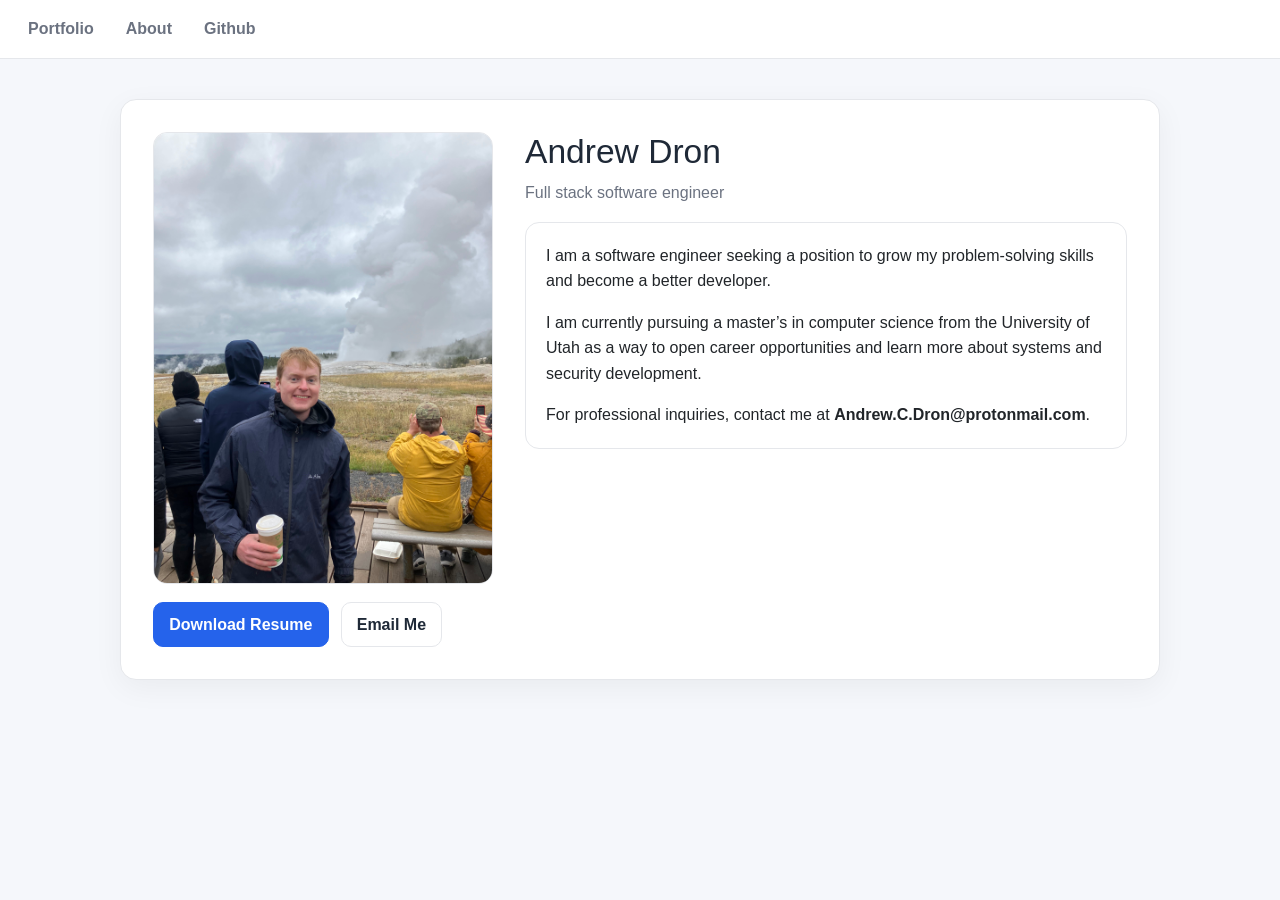
<file: index.html>
<!doctype html>
<html lang="en">
  <head>
    <meta charset="utf-8">
    <meta name="viewport" content="width=device-width, initial-scale=1">
    <title>Andrew Dron | Home</title>
    <link href="https://cdn.jsdelivr.net/npm/bootstrap@5.3.1/dist/css/bootstrap.min.css" rel="stylesheet" integrity="sha384-4bw+/aepP/YC94hEpVNVgiZdgIC5+VKNBQNGCHeKRQN+PtmoHDEXuppvnDJzQIu9" crossorigin="anonymous">
    <link rel="stylesheet" href="portfolio.css">
  </head>

  <body>
    <nav class="navbar navbar-expand-lg bg-body-tertiary site-nav">
      <div class="container-fluid">
          <ul class="nav">
              <li class="nav-item">
                  <a class="nav-link" href="portfolio.html">Portfolio</a>
              </li>
              <li class="nav-item">
                  <a class="nav-link" href="about.html">About</a>
              </li>
              <li class="nav-item">
                <a class="nav-link" href="https://github.com/Andrew-Dron27">Github</a>
              </li>
            </ul>   
      </div>
    </nav>
    <main class="page-wrap">
      <section class="hero">
        <div class="hero-grid">
          <div>
            <img src="yellowstone.jpeg" class="profile-image" alt="Portrait of Andrew Dron">
            <div class="actions">
              <a class="btn-link primary" href="Resume.pdf" download>Download Resume</a>
              <a class="btn-link" href="mailto:Andrew.C.Dron@protonmail.com">Email Me</a>
            </div>
          </div>
          <div>
            <h1 class="title">Andrew Dron</h1>
            <p class="subtitle">Full stack software engineer</p>
            <div class="card">
              <p>
                I am a software engineer seeking a position to grow my problem-solving skills and become a better developer.
              </p>
              <p>
                I am currently pursuing a master’s in computer science from the University of Utah as a way to open career opportunities and learn more about systems and security development.
              </p>
              <p>
                For professional inquiries, contact me at <strong>Andrew.C.Dron@protonmail.com</strong>.
              </p>
            </div>
          </div>
        </div>
      </section>
    </main>

    <script src="https://cdn.jsdelivr.net/npm/bootstrap@5.3.1/dist/js/bootstrap.bundle.min.js" integrity="sha384-HwwvtgBNo3bZJJLYd8oVXjrBZt8cqVSpeBNS5n7C8IVInixGAoxmnlMuBnhbgrkm" crossorigin="anonymous"></script>
  </body>
</html>
</file>
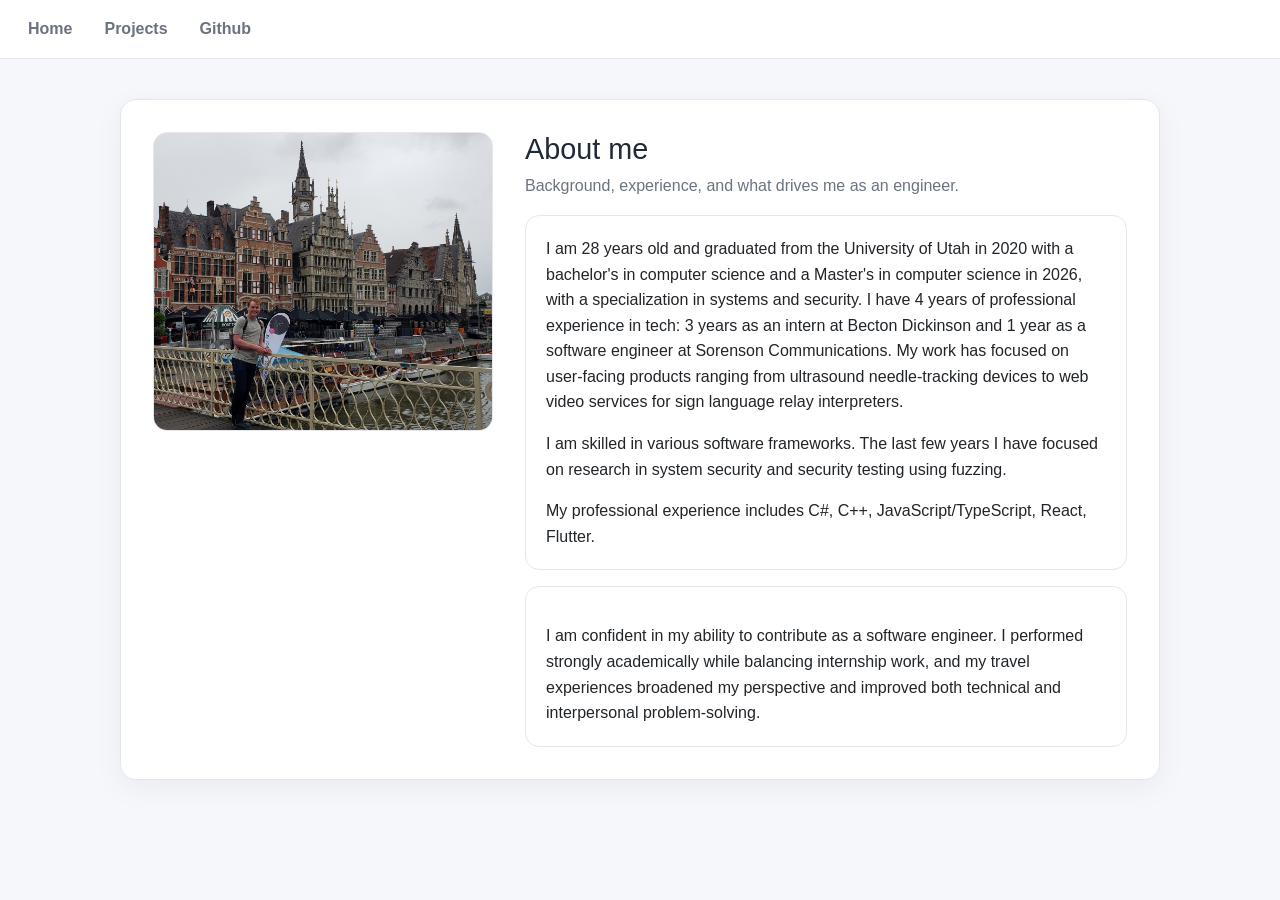
<file: about.html>
<!doctype html>
<html lang="en">
  <head>
    <meta charset="utf-8">
    <meta name="viewport" content="width=device-width, initial-scale=1">
    <title>Andrew Dron | About</title>
    <link href="https://cdn.jsdelivr.net/npm/bootstrap@5.3.1/dist/css/bootstrap.min.css" rel="stylesheet" integrity="sha384-4bw+/aepP/YC94hEpVNVgiZdgIC5+VKNBQNGCHeKRQN+PtmoHDEXuppvnDJzQIu9" crossorigin="anonymous">
    <link rel="stylesheet" href="portfolio.css">
  </head>
  <body>
    <nav class="navbar navbar-expand-lg bg-body-tertiary site-nav">
      <div class="container-fluid">
          <ul class="nav">
              <li class="nav-item">
                <a class="nav-link" href="index.html">Home</a>
              </li>
              <li class="nav-item">
                  <a class="nav-link" href="portfolio.html">Projects</a>
              </li>
              <li class="nav-item">
                <a class="nav-link" href="https://github.com/Andrew-Dron27">Github</a>
              </li>
            </ul>   
      </div>
    </nav>
    <main class="page-wrap">
      <section class="hero">
        <div class="hero-grid">
          <div> 
            <img src="ghent.jpg" class="profile-image" alt="Andrew cycling in Ghent">
          </div>
          <div>
            <h1 class="section-title">About me</h1>
            <p class="section-intro">Background, experience, and what drives me as an engineer.</p>

            <div class="card">
              <p>
                I am 28 years old and graduated from the University of Utah in 2020 with a bachelor's in computer science and a Master's in computer science in 2026, with a specialization in systems and security. I have 4 years of professional experience in tech: 3 years as an intern at Becton Dickinson and 1 year as a software engineer at Sorenson Communications. My work has focused on user-facing products ranging from ultrasound needle-tracking devices to web video services for sign language relay interpreters.
              </p>
              <p>
                I am skilled in various software frameworks. The last few years I have focused on research in system security and security testing using fuzzing.
              </p>
              <p>
                My professional experience includes C#, C++, JavaScript/TypeScript, React, Flutter.
              </p>
            </div>

            <div class="card">
              <p>
              </p>
              <p>
                I am confident in my ability to contribute as a software engineer. I performed strongly academically while balancing internship work, and my travel experiences broadened my perspective and improved both technical and interpersonal problem-solving.
              </p>
            </div>
          </div>
        </div>
      </section>
    </main>

    <script src="https://cdn.jsdelivr.net/npm/bootstrap@5.3.1/dist/js/bootstrap.bundle.min.js" integrity="sha384-HwwvtgBNo3bZJJLYd8oVXjrBZt8cqVSpeBNS5n7C8IVInixGAoxmnlMuBnhbgrkm" crossorigin="anonymous"></script>
  </body>
</html>
</file>
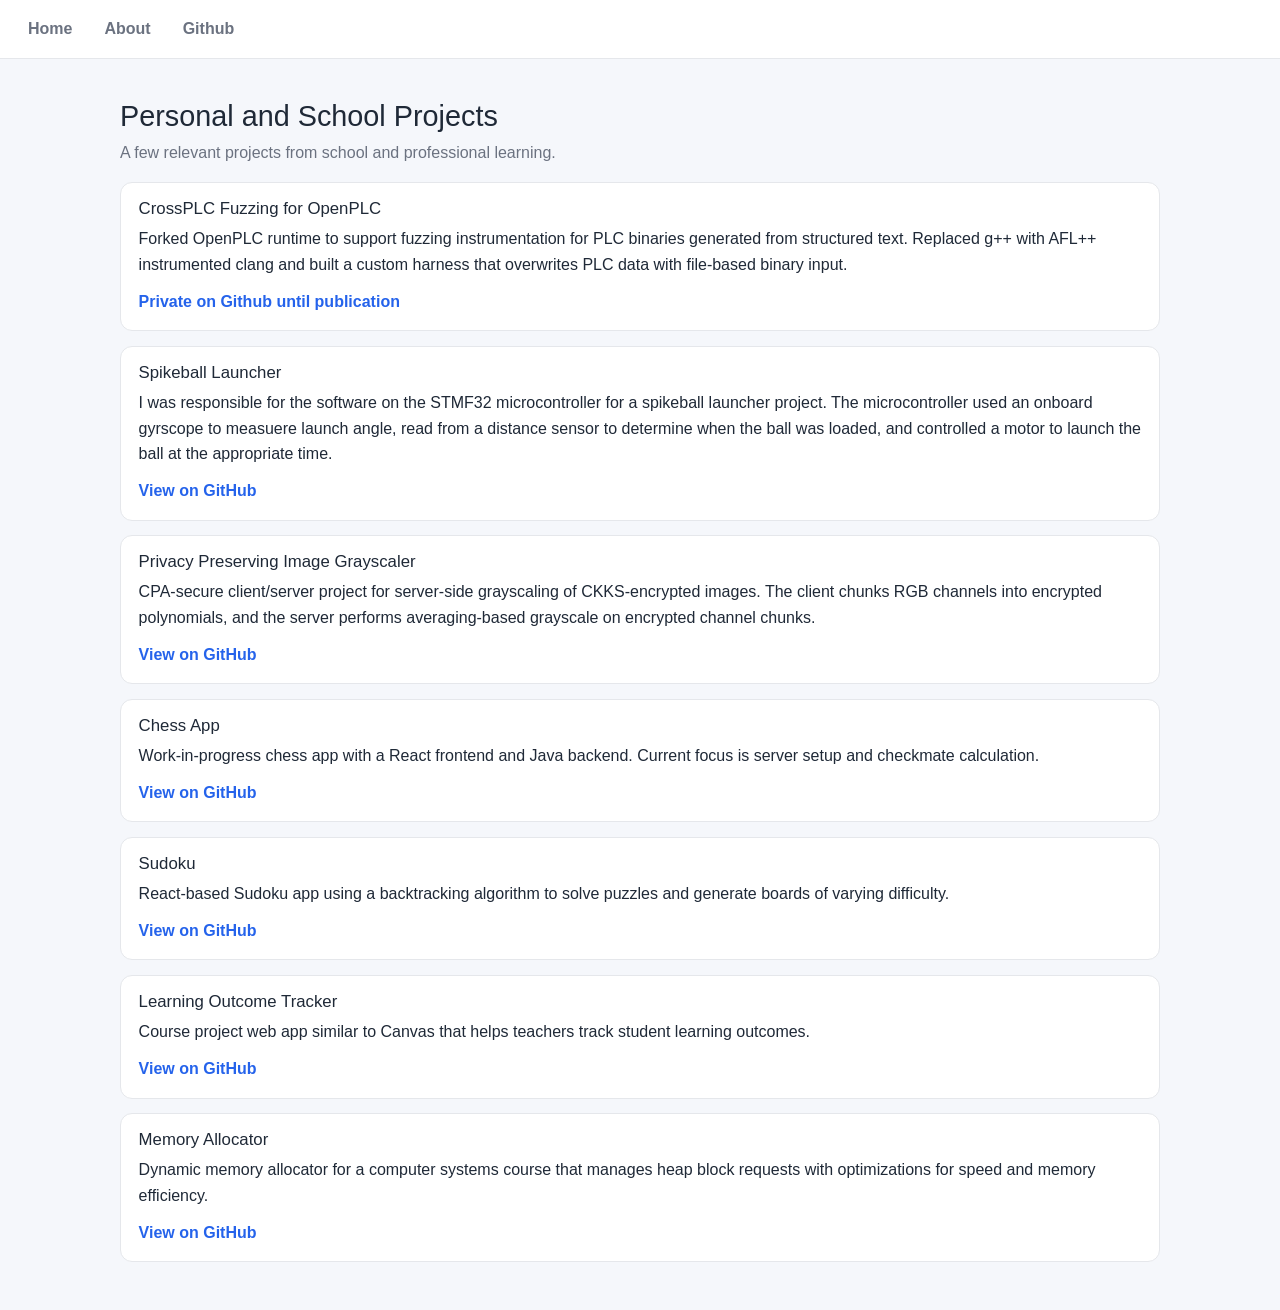
<file: portfolio.html>
<!doctype html>
<html lang="en">
  <head>
    <meta charset="utf-8">
    <meta name="viewport" content="width=device-width, initial-scale=1">
    <title>Andrew Dron | Projects</title>
    <link href="https://cdn.jsdelivr.net/npm/bootstrap@5.3.1/dist/css/bootstrap.min.css" rel="stylesheet" integrity="sha384-4bw+/aepP/YC94hEpVNVgiZdgIC5+VKNBQNGCHeKRQN+PtmoHDEXuppvnDJzQIu9" crossorigin="anonymous">
    <link rel="stylesheet" href="portfolio.css">
  </head>
  <body>
    <nav class="navbar navbar-expand-lg bg-body-tertiary site-nav">
      <div class="container-fluid">
          <ul class="nav">
              <li class="nav-item">
                  <a class="nav-link" href="index.html">Home</a>
              </li>
              <li class="nav-item">
                  <a class="nav-link" href="about.html">About</a>
              </li>
              <li class="nav-item">
                <a class="nav-link" href="https://github.com/Andrew-Dron27">Github</a>
              </li>
            </ul>   
      </div>
    </nav>
    <main class="page-wrap">
      <section>
        <h1 class="section-title">Personal and School Projects</h1>
        <p class="section-intro">A few relevant projects from school and professional learning.</p>

        <div class="project-list">

          <article class="project-card">
            <h3>CrossPLC Fuzzing for OpenPLC</h3>
            <p>
              Forked OpenPLC runtime to support fuzzing instrumentation for PLC binaries generated from structured text. Replaced g++ with AFL++ instrumented clang and built a custom harness that overwrites PLC data with file-based binary input.
            </p>
            <a href=>Private on Github until publication</a>
          </article>

          <article class="project-card">
            <h3>Spikeball Launcher</h3>
            <p>
              I was responsible for the software on the STMF32 microcontroller for a spikeball launcher project.
              The microcontroller used an onboard gyrscope to measuere launch angle, read from a distance sensor to determine when the ball was loaded, and controlled a motor to launch the ball at the appropriate time.
            </p>
            <a href="https://github.com/uofu-emb-25/automatic-spikeball-launching-system">View on GitHub</a>
          </article>

          <article class="project-card">
            <h3>Privacy Preserving Image Grayscaler</h3>
            <p>
              CPA-secure client/server project for server-side grayscaling of CKKS-encrypted images. The client chunks RGB channels into encrypted polynomials, and the server performs averaging-based grayscale on encrypted channel chunks.
            </p>
            <a href="https://github.com/Andrew-Dron27/Privacy-Preserving-Image-Grayscaler">View on GitHub</a>
          </article>


          <article class="project-card">
            <h3>Chess App</h3>
            <p>
              Work-in-progress chess app with a React frontend and Java backend. Current focus is server setup and checkmate calculation.
            </p>
            <a href="https://github.com/Andrew-Dron27/Chess">View on GitHub</a>
          </article>

          <article class="project-card">
            <h3>Sudoku</h3>
            <p>
              React-based Sudoku app using a backtracking algorithm to solve puzzles and generate boards of varying difficulty.
            </p>
            <a href="https://github.com/Andrew-Dron27/Sudoku">View on GitHub</a>
          </article>

          <article class="project-card">
            <h3>Learning Outcome Tracker</h3>
            <p>
              Course project web app similar to Canvas that helps teachers track student learning outcomes.
            </p>
            <a href="https://github.com/Andrew-Dron27/Learning_Outcomes">View on GitHub</a>
          </article>

          <article class="project-card">
            <h3>Memory Allocator</h3>
            <p>
              Dynamic memory allocator for a computer systems course that manages heap block requests with optimizations for speed and memory efficiency.
            </p>
            <a href="https://github.com/Andrew-Dron27/Allocator">View on GitHub</a>
          </article>
        </div>
      </section>
    </main>
    <script src="https://cdn.jsdelivr.net/npm/bootstrap@5.3.1/dist/js/bootstrap.bundle.min.js" integrity="sha384-HwwvtgBNo3bZJJLYd8oVXjrBZt8cqVSpeBNS5n7C8IVInixGAoxmnlMuBnhbgrkm" crossorigin="anonymous"></script>
  </body>
</html>
</file>
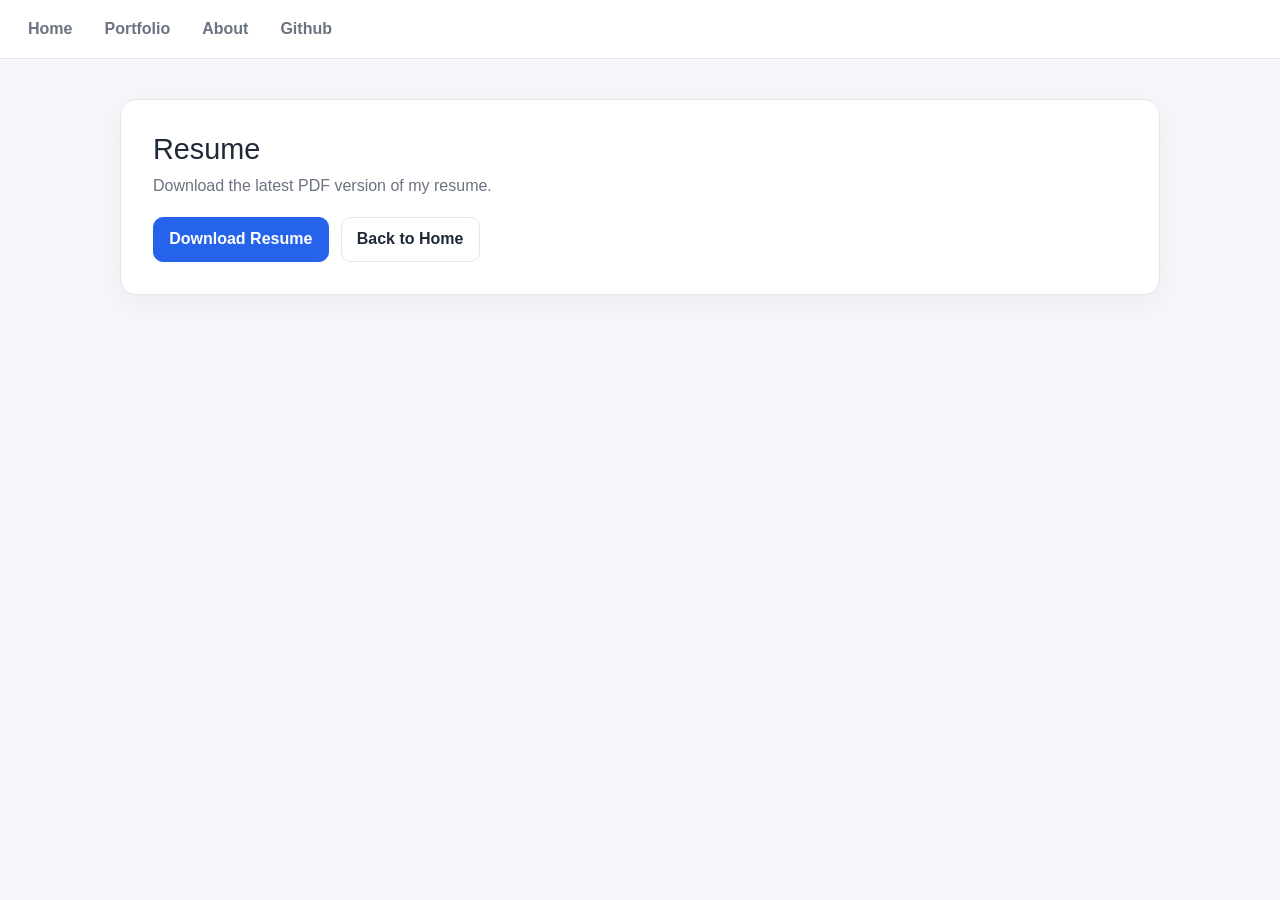
<file: resume.html>
<!doctype html>
<html lang="en">
  <head>
    <meta charset="utf-8">
    <meta name="viewport" content="width=device-width, initial-scale=1">
    <title>Andrew Dron | Resume</title>
    <link href="https://cdn.jsdelivr.net/npm/bootstrap@5.3.1/dist/css/bootstrap.min.css" rel="stylesheet" integrity="sha384-4bw+/aepP/YC94hEpVNVgiZdgIC5+VKNBQNGCHeKRQN+PtmoHDEXuppvnDJzQIu9" crossorigin="anonymous">
    <link rel="stylesheet" href="portfolio.css">
  </head>
  <body>
    <nav class="navbar navbar-expand-lg bg-body-tertiary site-nav">
      <div class="container-fluid">
          <ul class="nav">
            <li class="nav-item">
              <a class="nav-link" href="index.html">Home</a>
            </li>
              <li class="nav-item">
                  <a class="nav-link" href="portfolio.html">Portfolio</a>
              </li>
              <li class="nav-item">
                  <a class="nav-link" href="about.html">About</a>
              </li>
              <li class="nav-item">
                <a class="nav-link" href="https://github.com/Andrew-Dron27">Github</a>
              </li>
            </ul>   
      </div>
    </nav>

    <main class="page-wrap">
      <section class="hero">
        <h1 class="section-title">Resume</h1>
        <p class="section-intro">Download the latest PDF version of my resume.</p>
        <div class="actions">
          <a class="btn-link primary" href="Resume.pdf" download>Download Resume</a>
          <a class="btn-link" href="index.html">Back to Home</a>
        </div>
      </section>
    </main>

    <script src="https://cdn.jsdelivr.net/npm/bootstrap@5.3.1/dist/js/bootstrap.bundle.min.js" integrity="sha384-HwwvtgBNo3bZJJLYd8oVXjrBZt8cqVSpeBNS5n7C8IVInixGAoxmnlMuBnhbgrkm" crossorigin="anonymous"></script>
  </body>
</html>
</file>
<file: portfolio.css>
:root {
  --bg: #f5f7fb;
  --surface: #ffffff;
  --text: #1f2937;
  --muted: #6b7280;
  --primary: #2563eb;
  --primary-soft: #dbeafe;
  --border: #e5e7eb;
}

* {
  box-sizing: border-box;
}

body {
  margin: 0;
  font-family: Inter, "Segoe UI", Roboto, Arial, sans-serif;
  background: var(--bg);
  color: var(--text);
  line-height: 1.6;
}

.site-nav {
  border-bottom: 1px solid var(--border);
  background: var(--surface) !important;
}

.site-nav .nav-link {
  color: var(--muted);
  font-weight: 600;
  border-radius: 8px;
  transition: all 0.2s ease;
}

.site-nav .nav-link:hover,
.site-nav .nav-link.active {
  color: var(--primary);
  background: var(--primary-soft);
}

.page-wrap {
  max-width: 1080px;
  margin: 0 auto;
  padding: 2.5rem 1.25rem 3rem;
}

.hero {
  background: var(--surface);
  border: 1px solid var(--border);
  border-radius: 16px;
  padding: 2rem;
  box-shadow: 0 8px 30px rgba(0, 0, 0, 0.05);
}

.hero-grid {
  display: grid;
  grid-template-columns: 340px 1fr;
  gap: 2rem;
  align-items: start;
}

.profile-image {
  width: 100%;
  border-radius: 14px;
  border: 1px solid var(--border);
  object-fit: cover;
}

.title {
  margin: 0;
  font-size: 2.1rem;
  line-height: 1.2;
}

.subtitle {
  margin-top: 0.5rem;
  color: var(--muted);
}

.card {
  background: var(--surface);
  border: 1px solid var(--border);
  border-radius: 14px;
  padding: 1.25rem;
  margin-top: 1rem;
}

.card p:last-child {
  margin-bottom: 0;
}

.actions {
  display: flex;
  flex-wrap: wrap;
  gap: 0.75rem;
  margin-top: 1.1rem;
}

.btn-link {
  text-decoration: none;
  padding: 0.55rem 0.95rem;
  border-radius: 10px;
  border: 1px solid var(--border);
  color: var(--text);
  font-weight: 600;
  background: #fff;
}

.btn-link.primary {
  background: var(--primary);
  border-color: var(--primary);
  color: #fff;
}

.section-title {
  margin: 0;
  font-size: 1.8rem;
}

.section-intro {
  margin-top: 0.45rem;
  color: var(--muted);
}

.project-list {
  display: grid;
  gap: 0.9rem;
  margin-top: 1rem;
}

.project-card {
  background: var(--surface);
  border: 1px solid var(--border);
  border-radius: 12px;
  padding: 1rem 1.1rem;
}

.project-card h3 {
  margin: 0;
  font-size: 1.05rem;
}

.project-card p {
  margin: 0.45rem 0 0.7rem;
}

.project-card a {
  color: var(--primary);
  font-weight: 600;
  text-decoration: none;
}

@media (max-width: 900px) {
  .hero-grid {
    grid-template-columns: 1fr;
  }

  .profile-image {
    max-width: 340px;
  }
}
</file>
